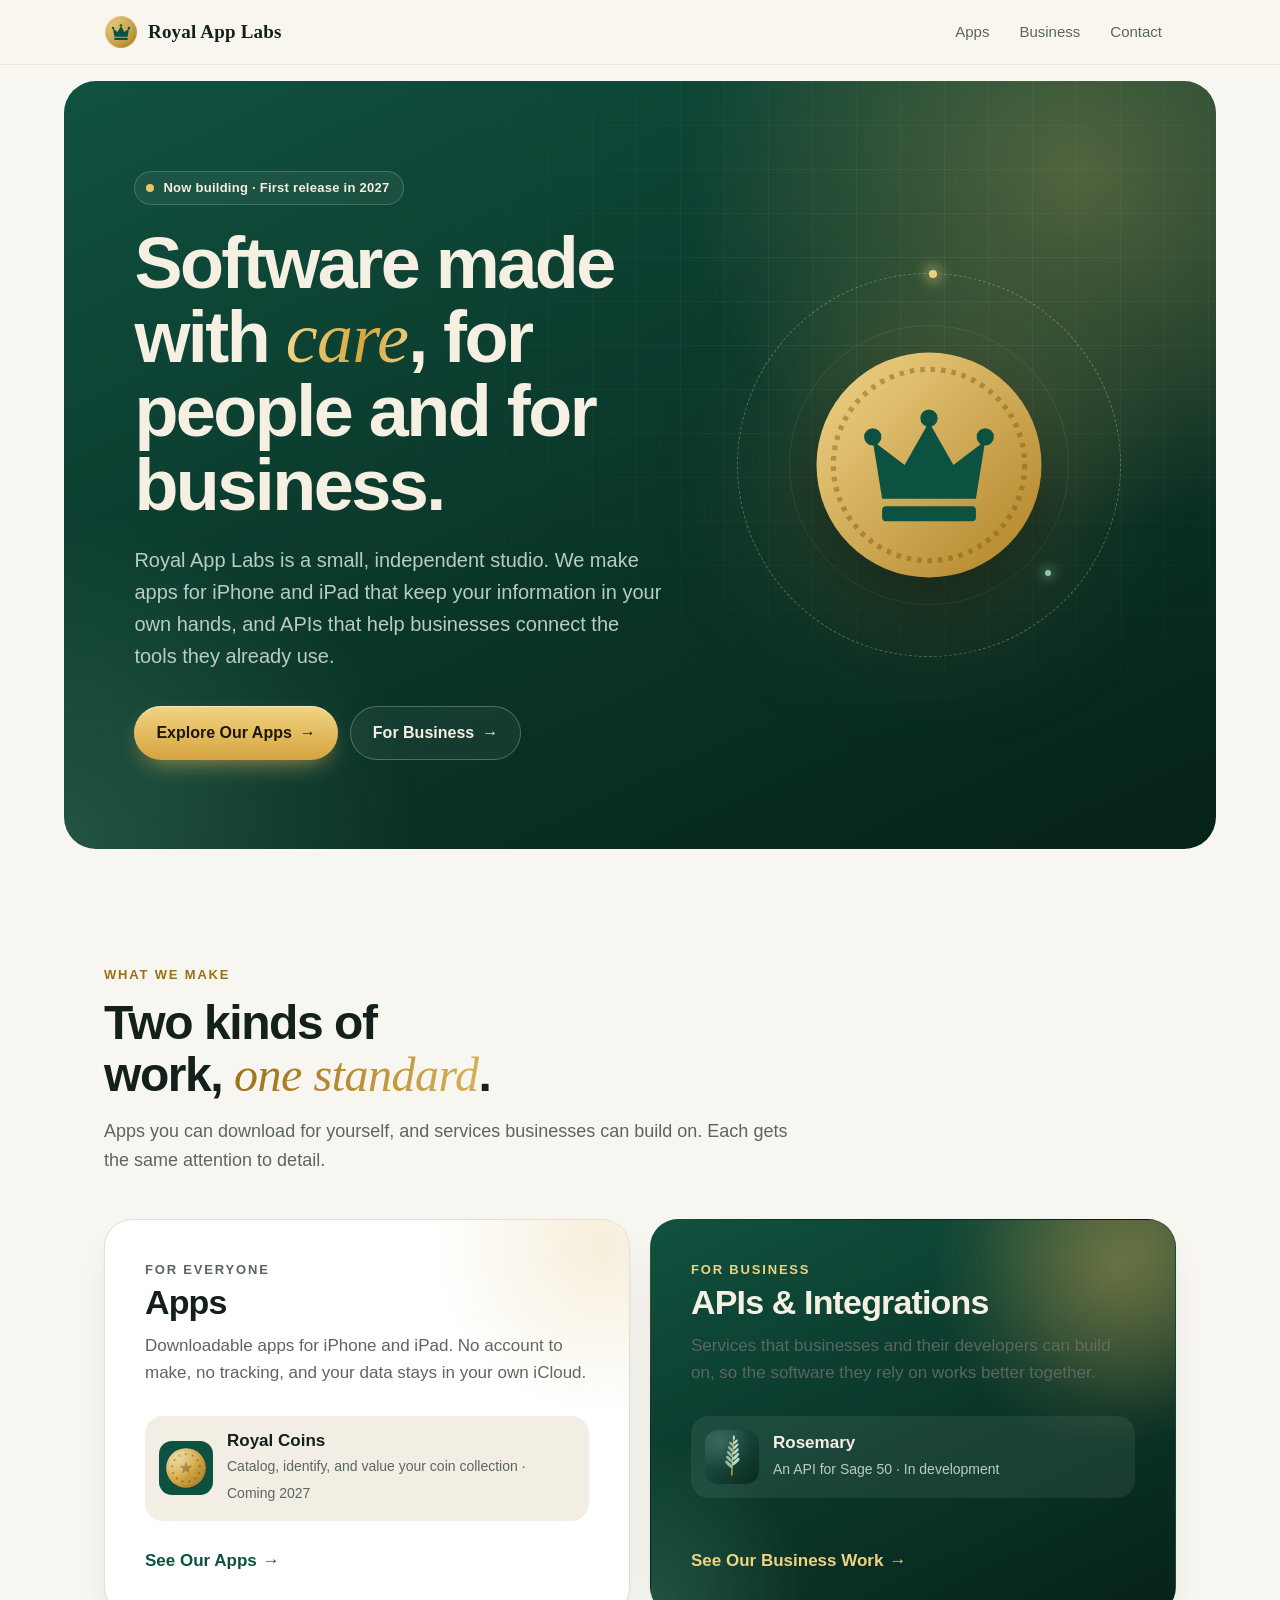
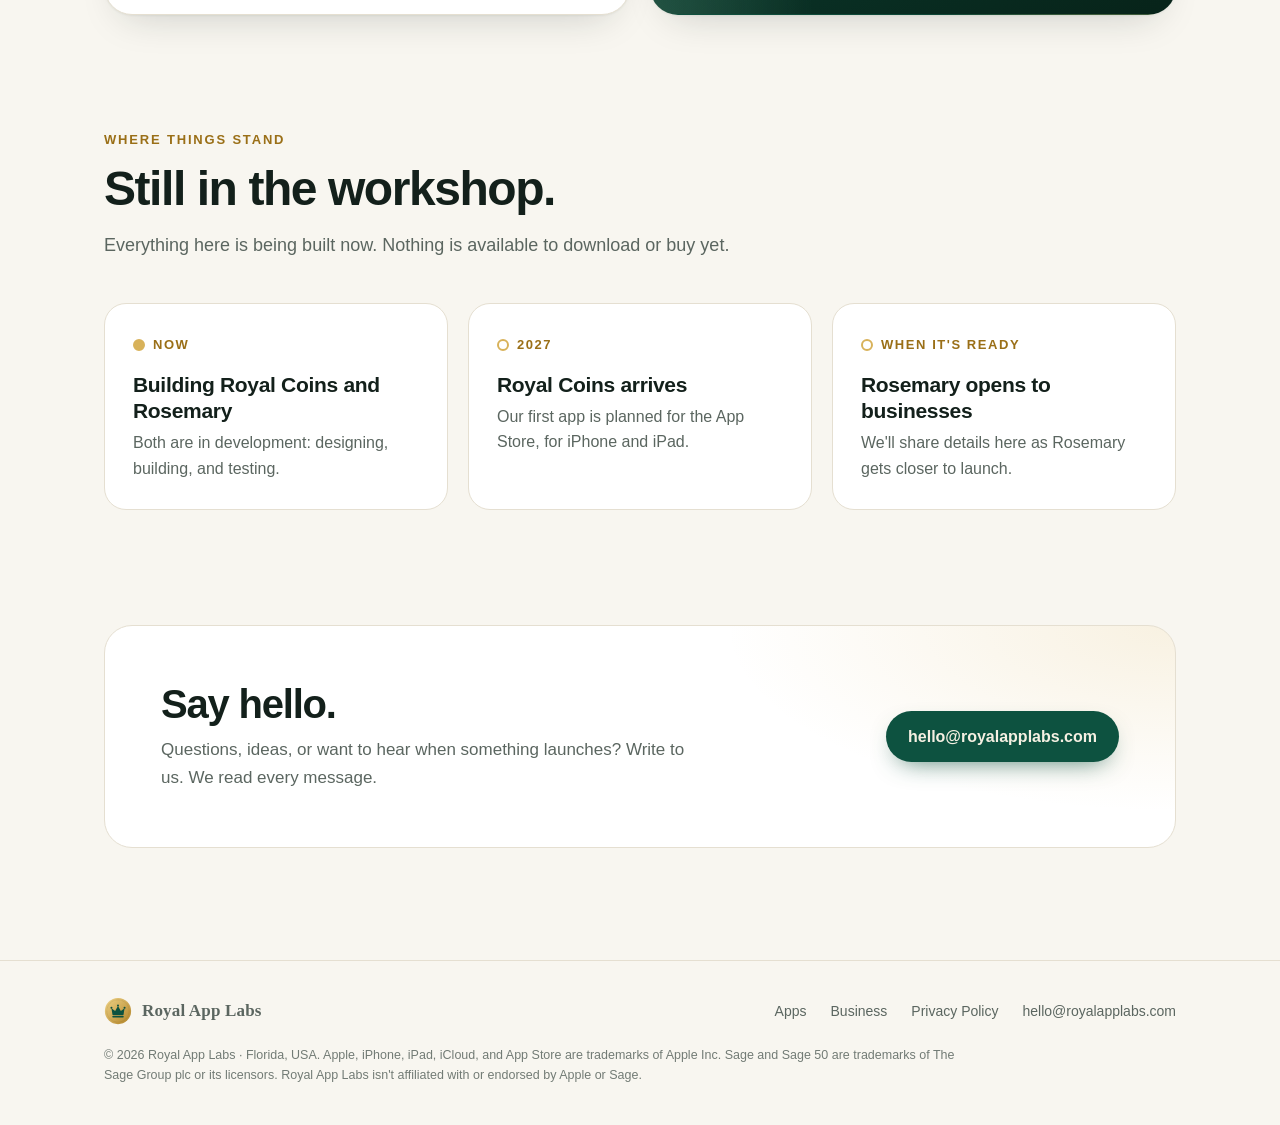
<file: index.html>
<!doctype html>
<html lang="en">
<head>
  <meta charset="utf-8">
  <meta name="viewport" content="width=device-width, initial-scale=1">
  <title>Royal App Labs</title>
  <meta name="description" content="Royal App Labs is a small, independent studio making apps for iPhone and iPad, starting with Royal Coins, and APIs for businesses, starting with Rosemary for Sage 50.">
  <meta name="theme-color" content="#0a3529">
  <link rel="icon" href="icon.svg" type="image/svg+xml">
  <link rel="stylesheet" href="style.css">
</head>
<body>
  <header class="site-head">
    <div class="wrap">
      <a class="brand" href="./">
        <img src="icon.svg" alt="" width="34" height="34">
        <span>Royal App Labs</span>
      </a>
      <nav aria-label="Main">
        <a href="apps.html">Apps</a>
        <a href="business.html">Business</a>
        <a href="#support">Contact</a>
      </nav>
    </div>
  </header>

  <main>
    <div class="shell">
      <section class="hero">
        <div>
          <span class="pill rise"><span class="dot"></span>Now building · First release in 2027</span>
          <h1 class="rise" style="--d: 0.08s">Software made with <em>care</em>, for people and for business.</h1>
          <p class="lede rise" style="--d: 0.16s">Royal App Labs is a small, independent studio. We make apps for iPhone and iPad that keep your
            information in your own hands, and APIs that help businesses connect the tools they already use.</p>
          <div class="actions rise" style="--d: 0.24s">
            <a class="btn btn-gold" href="apps.html">Explore Our Apps <span class="arrow" aria-hidden="true">→</span></a>
            <a class="btn btn-ghost" href="business.html">For Business <span class="arrow" aria-hidden="true">→</span></a>
          </div>
        </div>
        <div class="hero-art rise" style="--d: 0.2s" aria-hidden="true">
          <span class="ring ring-1"></span>
          <span class="ring ring-2"></span>
          <img class="hero-coin" src="icon.svg" alt="" width="240" height="240">
        </div>
      </section>
    </div>

    <div class="wrap">
      <section class="section" aria-labelledby="work-title">
        <p class="kicker">What We Make</p>
        <h2 class="section-title" id="work-title">Two kinds of work, <em>one standard</em>.</h2>
        <p class="section-lede">Apps you can download for yourself, and services businesses can build on. Each gets the same
          attention to detail.</p>

        <div class="doors">
          <a class="door reveal" id="coins" href="apps.html">
            <p class="kicker">For Everyone</p>
            <h3>Apps</h3>
            <p>Downloadable apps for iPhone and iPad. No account to make, no tracking, and your data stays in your own
              iCloud.</p>
            <div class="product">
              <img src="coins-icon.svg" alt="" width="54" height="54">
              <div>
                <strong>Royal Coins</strong>
                <span>Catalog, identify, and value your coin collection · Coming 2027</span>
              </div>
            </div>
            <span class="go">See Our Apps <span class="arrow" aria-hidden="true">→</span></span>
          </a>

          <a class="door door-dark reveal" href="business.html">
            <p class="kicker">For Business</p>
            <h3>APIs &amp; Integrations</h3>
            <p>Services that businesses and their developers can build on, so the software they rely on works better
              together.</p>
            <div class="product">
              <img src="rosemary-icon.svg" alt="" width="54" height="54">
              <div>
                <strong>Rosemary</strong>
                <span>An API for Sage 50 · In development</span>
              </div>
            </div>
            <span class="go">See Our Business Work <span class="arrow" aria-hidden="true">→</span></span>
          </a>
        </div>
      </section>

      <section class="section" aria-labelledby="status-title">
        <p class="kicker">Where Things Stand</p>
        <h2 class="section-title" id="status-title">Still in the workshop.</h2>
        <p class="section-lede">Everything here is being built now. Nothing is available to download or buy yet.</p>

        <ol class="timeline">
          <li class="now reveal">
            <span class="when">Now</span>
            <h3>Building Royal Coins and Rosemary</h3>
            <p>Both are in development: designing, building, and testing.</p>
          </li>
          <li class="reveal">
            <span class="when">2027</span>
            <h3>Royal Coins arrives</h3>
            <p>Our first app is planned for the App Store, for iPhone and iPad.</p>
          </li>
          <li class="reveal">
            <span class="when">When it's ready</span>
            <h3>Rosemary opens to businesses</h3>
            <p>We'll share details here as Rosemary gets closer to launch.</p>
          </li>
        </ol>
      </section>

      <section class="section" id="support" aria-labelledby="support-title">
        <div class="contact reveal">
          <div>
            <h2 id="support-title">Say hello.</h2>
            <p>Questions, ideas, or want to hear when something launches? Write to us. We read every message.</p>
          </div>
          <a class="btn btn-solid" href="mailto:hello@royalapplabs.com">hello@royalapplabs.com</a>
        </div>
      </section>
    </div>
  </main>

  <footer class="site-foot">
    <div class="wrap">
      <div class="foot-top">
        <a class="brand" href="./"><img src="icon.svg" alt="" width="28" height="28"><span>Royal App Labs</span></a>
        <nav aria-label="Footer">
          <a href="apps.html">Apps</a>
          <a href="business.html">Business</a>
          <a href="privacy.html">Privacy Policy</a>
          <a href="mailto:hello@royalapplabs.com">hello@royalapplabs.com</a>
        </nav>
      </div>
      <p class="legal">© 2026 Royal App Labs · Florida, USA. Apple, iPhone, iPad, iCloud, and App Store are trademarks of
        Apple Inc. Sage and Sage 50 are trademarks of The Sage Group plc or its licensors. Royal App Labs isn't
        affiliated with or endorsed by Apple or Sage.</p>
    </div>
  </footer>
</body>
</html>
</file>
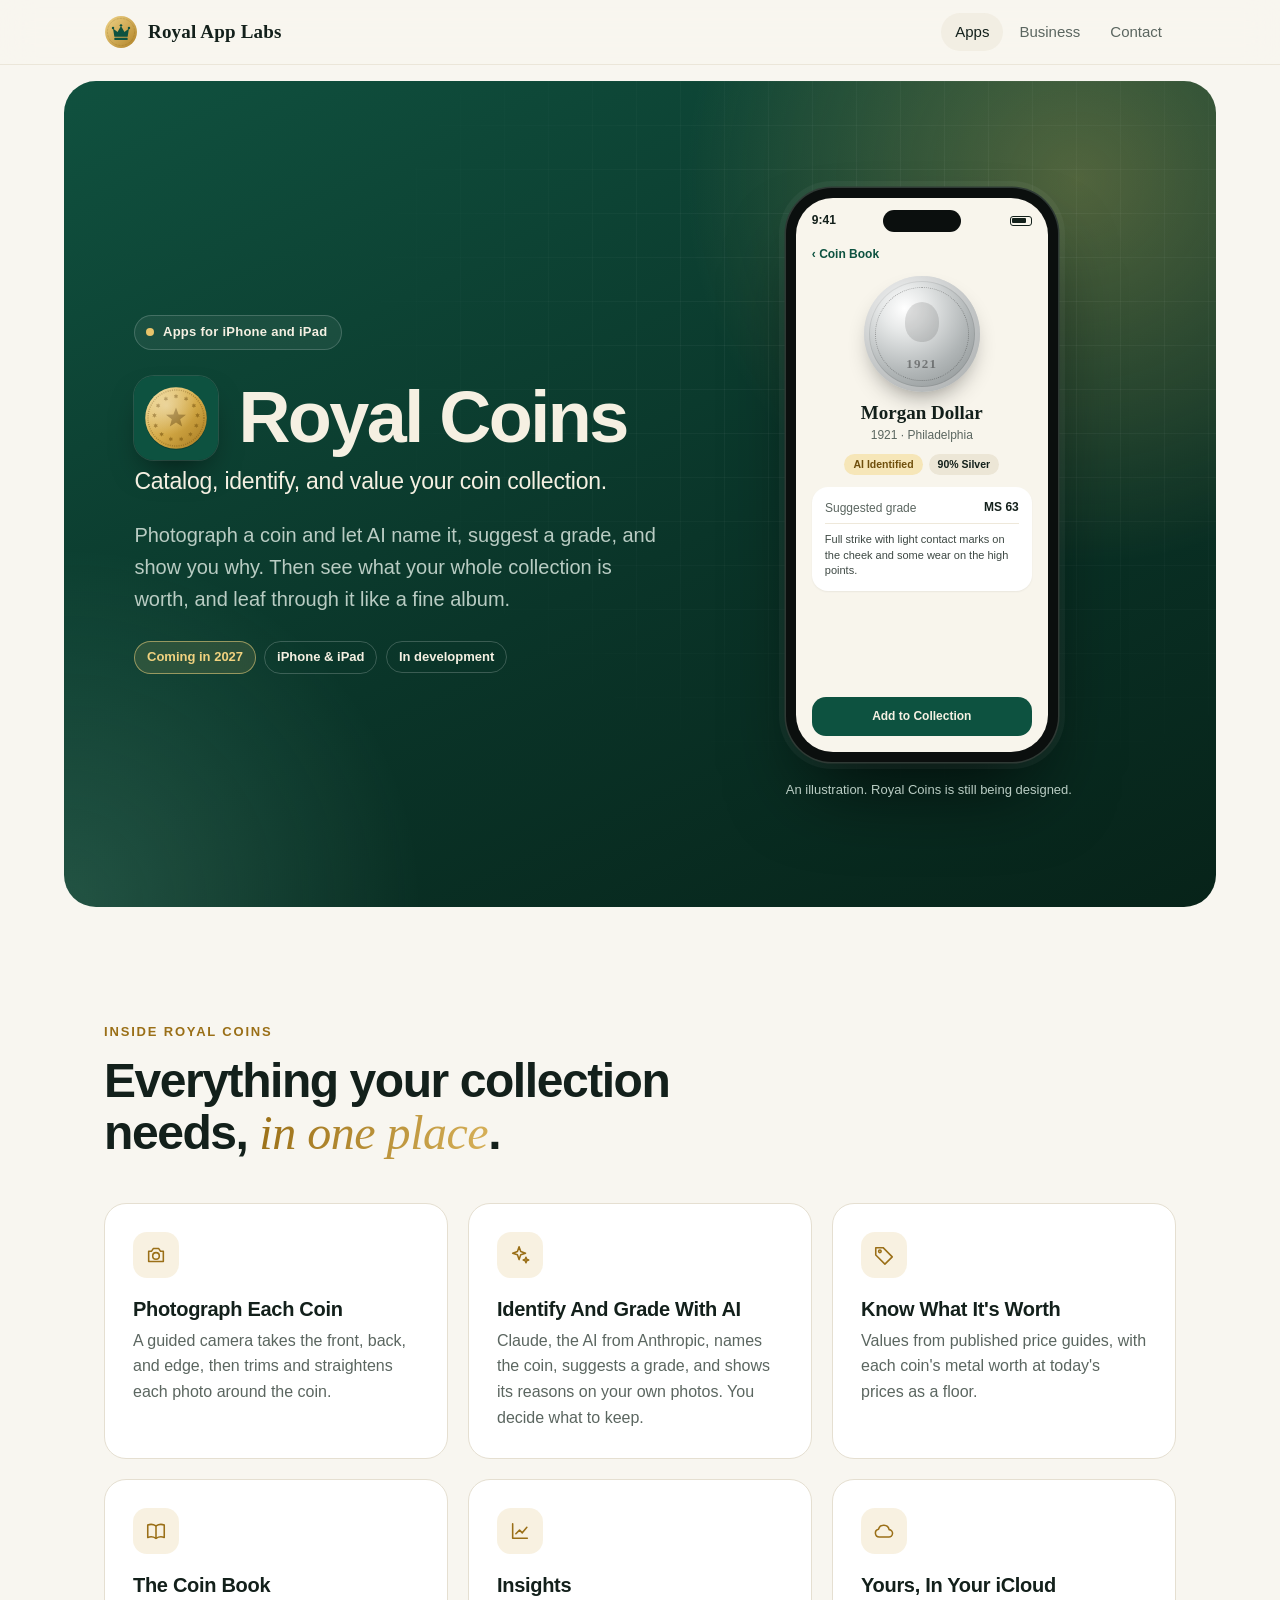
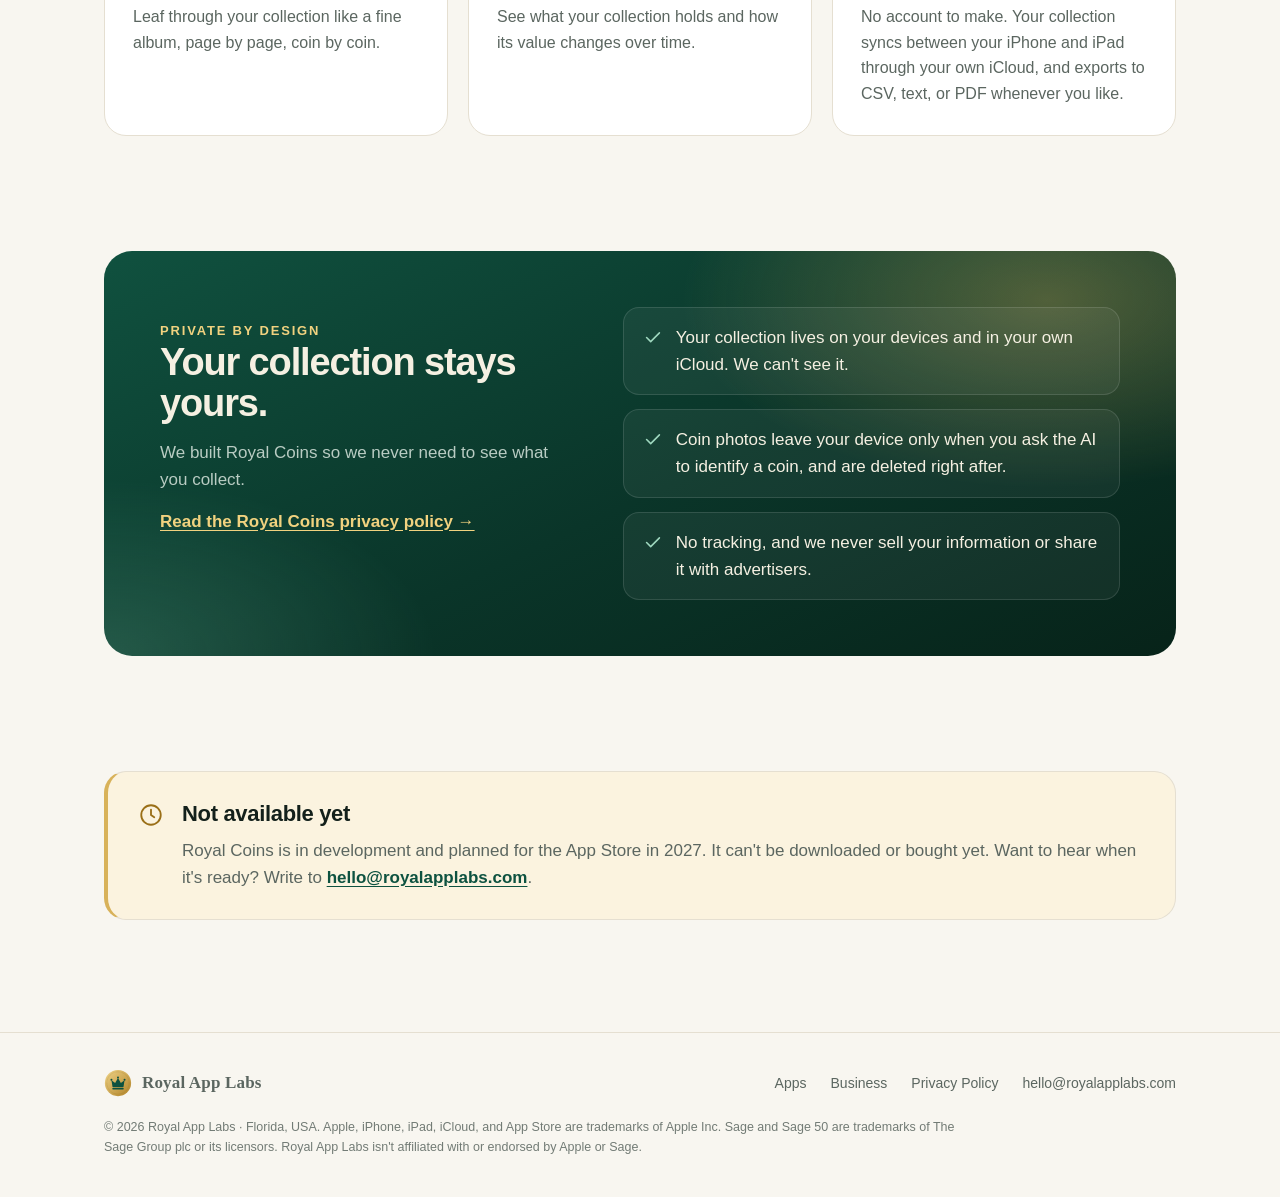
<file: apps.html>
<!doctype html>
<html lang="en">
<head>
  <meta charset="utf-8">
  <meta name="viewport" content="width=device-width, initial-scale=1">
  <title>Apps · Royal App Labs</title>
  <meta name="description" content="Royal Coins, from Royal App Labs: catalog, identify, and value your coin collection on iPhone and iPad. Coming in 2027.">
  <meta name="theme-color" content="#0a3529">
  <link rel="icon" href="icon.svg" type="image/svg+xml">
  <link rel="stylesheet" href="style.css">
</head>
<body>
  <header class="site-head">
    <div class="wrap">
      <a class="brand" href="./">
        <img src="icon.svg" alt="" width="34" height="34">
        <span>Royal App Labs</span>
      </a>
      <nav aria-label="Main">
        <a href="apps.html" aria-current="page">Apps</a>
        <a href="business.html">Business</a>
        <a href="./#support">Contact</a>
      </nav>
    </div>
  </header>

  <main>
    <div class="shell">
      <section class="hero" id="royal-coins" aria-labelledby="coins-title">
        <div>
          <span class="pill rise"><span class="dot"></span>Apps for iPhone and iPad</span>
          <div class="product-id rise" style="--d: 0.08s">
            <img src="coins-icon.svg" alt="" width="84" height="84">
            <h1 id="coins-title">Royal Coins</h1>
          </div>
          <p class="tagline rise" style="--d: 0.14s">Catalog, identify, and value your coin collection.</p>
          <p class="lede rise" style="--d: 0.2s">Photograph a coin and let AI name it, suggest a grade, and show you why. Then
            see what your whole collection is worth, and leaf through it like a fine album.</p>
          <div class="chips rise" style="--d: 0.26s">
            <span class="chip chip-gold">Coming in 2027</span>
            <span class="chip">iPhone &amp; iPad</span>
            <span class="chip">In development</span>
          </div>
        </div>

        <figure class="device rise" style="--d: 0.2s">
          <div class="phone" aria-hidden="true">
            <div class="screen">
              <div class="sb"><span>9:41</span><i class="island"></i><i class="sig"></i></div>
              <div class="m-nav">‹ Coin Book</div>
              <div class="m-coin"><i></i><span>1921</span></div>
              <p class="m-title">Morgan Dollar</p>
              <p class="m-sub">1921 · Philadelphia</p>
              <div class="m-chips"><span class="ai">AI Identified</span><span>90% Silver</span></div>
              <div class="m-card">
                <div class="m-row"><span>Suggested grade</span><span>MS 63</span></div>
                <p class="m-why">Full strike with light contact marks on the cheek and some wear on the high points.</p>
              </div>
              <div class="m-btn">Add to Collection</div>
            </div>
          </div>
          <figcaption class="caption">An illustration. Royal Coins is still being designed.</figcaption>
        </figure>
      </section>
    </div>

    <div class="wrap">
      <section class="section" aria-labelledby="features-title">
        <p class="kicker">Inside Royal Coins</p>
        <h2 class="section-title" id="features-title">Everything your collection needs, <em>in one place</em>.</h2>

        <ul class="cards">
          <li class="card reveal">
            <span class="badge-ico"><svg class="ico" viewBox="0 0 24 24" aria-hidden="true"><path d="M4 8h3l2-3h6l2 3h3v11H4z"/><circle cx="12" cy="13" r="3.6"/></svg></span>
            <h3>Photograph Each Coin</h3>
            <p>A guided camera takes the front, back, and edge, then trims and straightens each photo around the coin.</p>
          </li>
          <li class="card reveal">
            <span class="badge-ico"><svg class="ico" viewBox="0 0 24 24" aria-hidden="true"><path d="M11 3l1.8 5.2L18 10l-5.2 1.8L11 17l-1.8-5.2L4 10l5.2-1.8z"/><path d="M18.5 14.5l.8 2.2 2.2.8-2.2.8-.8 2.2-.8-2.2-2.2-.8 2.2-.8z"/></svg></span>
            <h3>Identify And Grade With AI</h3>
            <p>Claude, the AI from Anthropic, names the coin, suggests a grade, and shows its reasons on your own photos.
              You decide what to keep.</p>
          </li>
          <li class="card reveal">
            <span class="badge-ico"><svg class="ico" viewBox="0 0 24 24" aria-hidden="true"><path d="M3 12V4h8l10 10-8 8z"/><circle cx="7.5" cy="8" r="1.4"/></svg></span>
            <h3>Know What It's Worth</h3>
            <p>Values from published price guides, with each coin's metal worth at today's prices as a floor.</p>
          </li>
          <li class="card reveal">
            <span class="badge-ico"><svg class="ico" viewBox="0 0 24 24" aria-hidden="true"><path d="M3 5.5c3-1.2 6-1 9 1 3-2 6-2.2 9-1V19c-3-1.2-6-1-9 1-3-2-6-2.2-9-1z"/><path d="M12 6.5V20"/></svg></span>
            <h3>The Coin Book</h3>
            <p>Leaf through your collection like a fine album, page by page, coin by coin.</p>
          </li>
          <li class="card reveal">
            <span class="badge-ico"><svg class="ico" viewBox="0 0 24 24" aria-hidden="true"><path d="M4 4v16h16"/><path d="M7.5 15l4-4 3 3 5-6"/></svg></span>
            <h3>Insights</h3>
            <p>See what your collection holds and how its value changes over time.</p>
          </li>
          <li class="card reveal">
            <span class="badge-ico"><svg class="ico" viewBox="0 0 24 24" aria-hidden="true"><path d="M7 18.5h10a4 4 0 0 0 .6-8A6 6 0 0 0 6 10a4.3 4.3 0 0 0 1 8.5z"/></svg></span>
            <h3>Yours, In Your iCloud</h3>
            <p>No account to make. Your collection syncs between your iPhone and iPad through your own iCloud, and
              exports to CSV, text, or PDF whenever you like.</p>
          </li>
        </ul>
      </section>

      <section class="section" aria-labelledby="privacy-title">
        <div class="band reveal">
          <div>
            <p class="kicker">Private By Design</p>
            <h2 id="privacy-title">Your collection stays yours.</h2>
            <p>We built Royal Coins so we never need to see what you collect.</p>
            <p><a href="privacy.html">Read the Royal Coins privacy policy →</a></p>
          </div>
          <ul class="checks">
            <li><svg class="ico" viewBox="0 0 24 24" aria-hidden="true"><path d="M5 12.5l4.5 4.5L19 7.5"/></svg>Your collection lives on your devices and in your own iCloud. We can't see it.</li>
            <li><svg class="ico" viewBox="0 0 24 24" aria-hidden="true"><path d="M5 12.5l4.5 4.5L19 7.5"/></svg>Coin photos leave your device only when you ask the AI to identify a coin, and are deleted right after.</li>
            <li><svg class="ico" viewBox="0 0 24 24" aria-hidden="true"><path d="M5 12.5l4.5 4.5L19 7.5"/></svg>No tracking, and we never sell your information or share it with advertisers.</li>
          </ul>
        </div>
      </section>

      <section class="section" aria-labelledby="avail-title">
        <div class="status reveal">
          <svg class="ico" viewBox="0 0 24 24" aria-hidden="true"><circle cx="12" cy="12" r="9"/><path d="M12 7v5l3 2"/></svg>
          <div>
            <h2 id="avail-title">Not available yet</h2>
            <p>Royal Coins is in development and planned for the App Store in 2027. It can't be downloaded or bought yet.
              Want to hear when it's ready? Write to <a href="mailto:hello@royalapplabs.com">hello@royalapplabs.com</a>.</p>
          </div>
        </div>
      </section>
    </div>
  </main>

  <footer class="site-foot">
    <div class="wrap">
      <div class="foot-top">
        <a class="brand" href="./"><img src="icon.svg" alt="" width="28" height="28"><span>Royal App Labs</span></a>
        <nav aria-label="Footer">
          <a href="apps.html">Apps</a>
          <a href="business.html">Business</a>
          <a href="privacy.html">Privacy Policy</a>
          <a href="mailto:hello@royalapplabs.com">hello@royalapplabs.com</a>
        </nav>
      </div>
      <p class="legal">© 2026 Royal App Labs · Florida, USA. Apple, iPhone, iPad, iCloud, and App Store are trademarks of
        Apple Inc. Sage and Sage 50 are trademarks of The Sage Group plc or its licensors. Royal App Labs isn't
        affiliated with or endorsed by Apple or Sage.</p>
    </div>
  </footer>
</body>
</html>
</file>
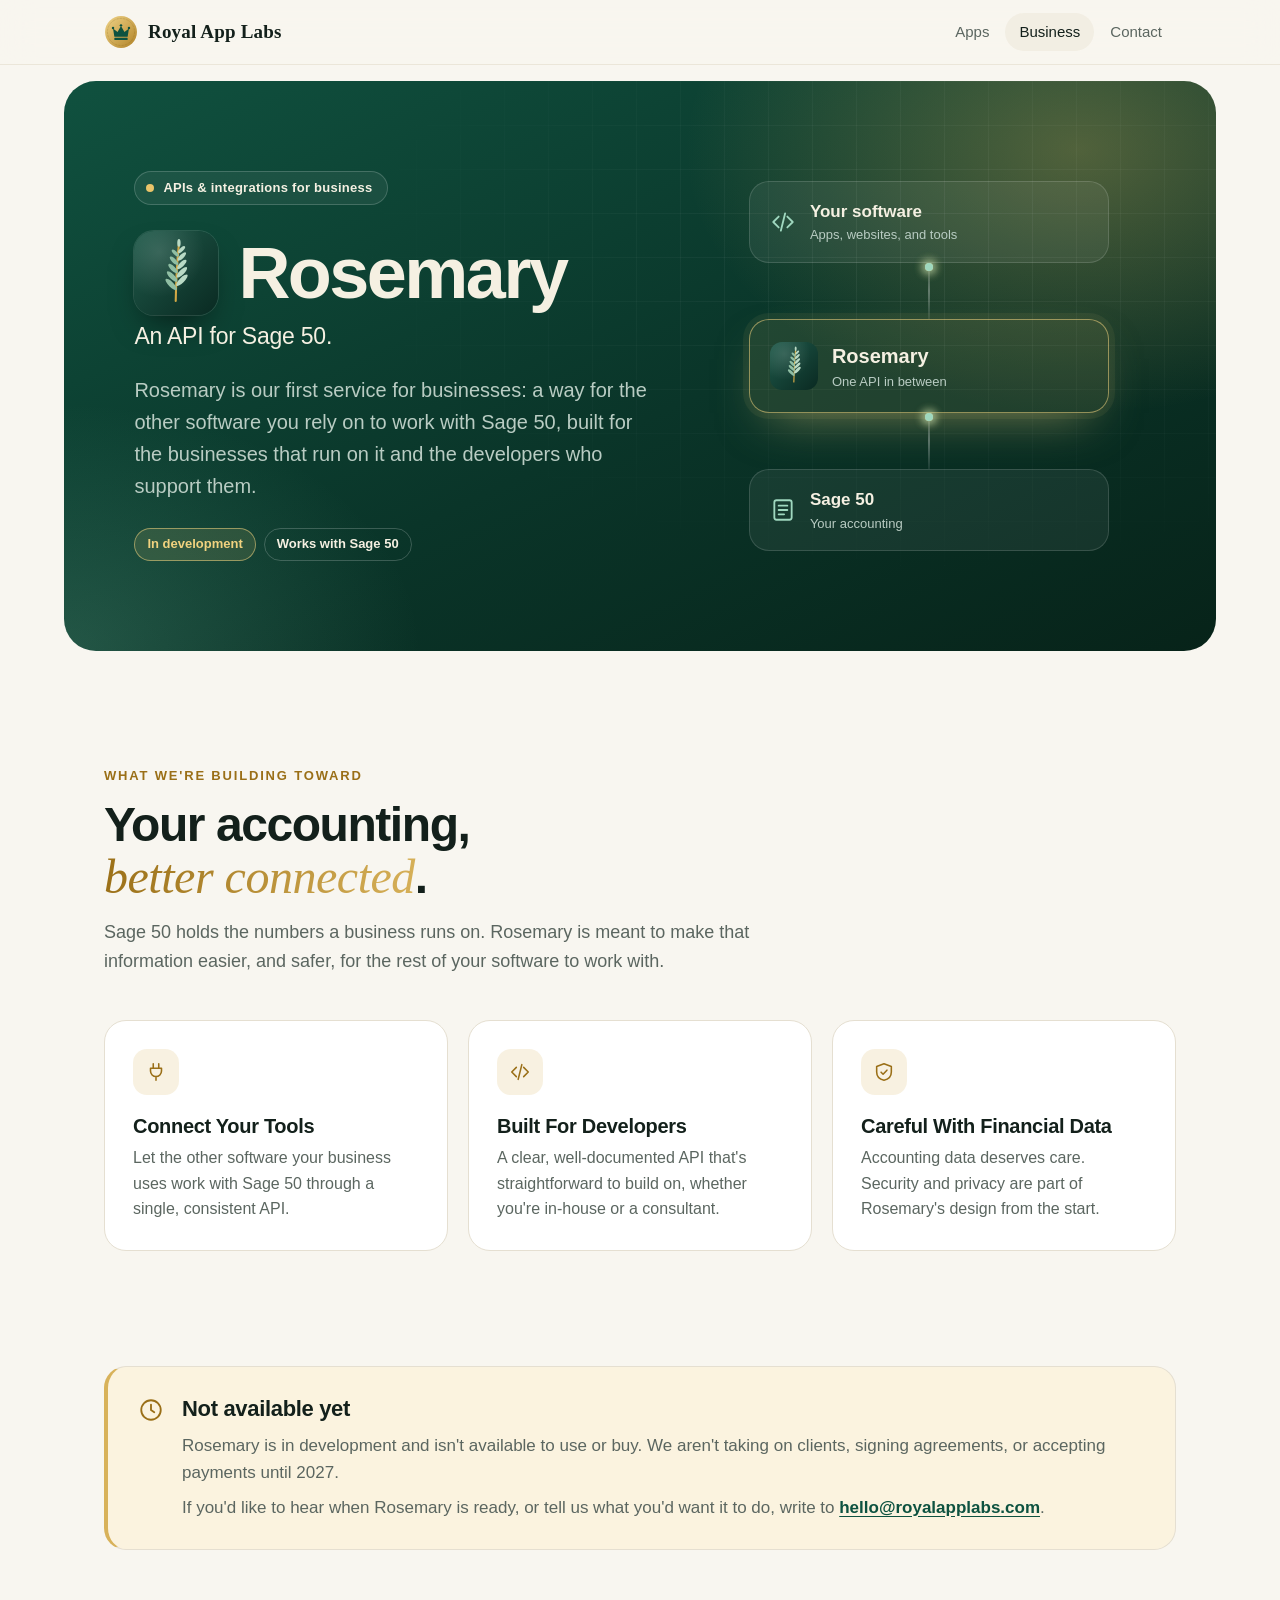
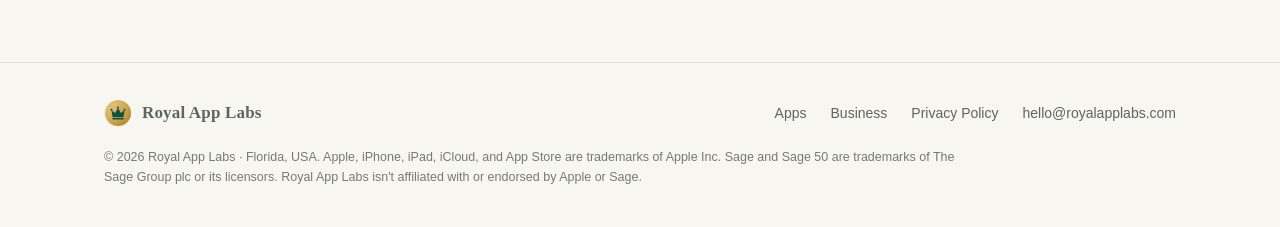
<file: business.html>
<!doctype html>
<html lang="en">
<head>
  <meta charset="utf-8">
  <meta name="viewport" content="width=device-width, initial-scale=1">
  <title>Business · Royal App Labs</title>
  <meta name="description" content="APIs and integrations from Royal App Labs, starting with Rosemary, an API for Sage 50. In development.">
  <meta name="theme-color" content="#0a3529">
  <link rel="icon" href="icon.svg" type="image/svg+xml">
  <link rel="stylesheet" href="style.css">
</head>
<body>
  <header class="site-head">
    <div class="wrap">
      <a class="brand" href="./">
        <img src="icon.svg" alt="" width="34" height="34">
        <span>Royal App Labs</span>
      </a>
      <nav aria-label="Main">
        <a href="apps.html">Apps</a>
        <a href="business.html" aria-current="page">Business</a>
        <a href="./#support">Contact</a>
      </nav>
    </div>
  </header>

  <main>
    <div class="shell">
      <section class="hero" id="rosemary" aria-labelledby="rosemary-title">
        <div>
          <span class="pill rise"><span class="dot"></span>APIs &amp; integrations for business</span>
          <div class="product-id rise" style="--d: 0.08s">
            <img src="rosemary-icon.svg" alt="" width="84" height="84">
            <h1 id="rosemary-title">Rosemary</h1>
          </div>
          <p class="tagline rise" style="--d: 0.14s">An API for Sage 50.</p>
          <p class="lede rise" style="--d: 0.2s">Rosemary is our first service for businesses: a way for the other software you
            rely on to work with Sage 50, built for the businesses that run on it and the developers who support them.</p>
          <div class="chips rise" style="--d: 0.26s">
            <span class="chip chip-gold">In development</span>
            <span class="chip">Works with Sage 50</span>
          </div>
        </div>

        <figure class="flow rise" style="--d: 0.2s" role="img" aria-label="Your software connects to Rosemary, and Rosemary connects to Sage 50.">
          <div class="node">
            <svg class="ico" viewBox="0 0 24 24" aria-hidden="true"><path d="M8 7l-5 5 5 5M16 7l5 5-5 5M14 4l-4 16"/></svg>
            <div><strong>Your software</strong><small>Apps, websites, and tools</small></div>
          </div>
          <span class="link"></span>
          <div class="node node-core">
            <img src="rosemary-icon.svg" alt="" width="48" height="48">
            <div><strong>Rosemary</strong><small>One API in between</small></div>
          </div>
          <span class="link"></span>
          <div class="node">
            <svg class="ico" viewBox="0 0 24 24" aria-hidden="true"><rect x="4" y="3" width="16" height="18" rx="2"/><path d="M8 8h8M8 12h8M8 16h5"/></svg>
            <div><strong>Sage 50</strong><small>Your accounting</small></div>
          </div>
        </figure>
      </section>
    </div>

    <div class="wrap">
      <section class="section" aria-labelledby="aims-title">
        <p class="kicker">What We're Building Toward</p>
        <h2 class="section-title" id="aims-title">Your accounting, <em>better connected</em>.</h2>
        <p class="section-lede">Sage 50 holds the numbers a business runs on. Rosemary is meant to make that information
          easier, and safer, for the rest of your software to work with.</p>

        <ul class="cards">
          <li class="card reveal">
            <span class="badge-ico"><svg class="ico" viewBox="0 0 24 24" aria-hidden="true"><path d="M9 3v5M15 3v5M6 8h12v3a6 6 0 0 1-12 0zM12 17v4"/></svg></span>
            <h3>Connect Your Tools</h3>
            <p>Let the other software your business uses work with Sage 50 through a single, consistent API.</p>
          </li>
          <li class="card reveal">
            <span class="badge-ico"><svg class="ico" viewBox="0 0 24 24" aria-hidden="true"><path d="M8 7l-5 5 5 5M16 7l5 5-5 5M14 4l-4 16"/></svg></span>
            <h3>Built For Developers</h3>
            <p>A clear, well-documented API that's straightforward to build on, whether you're in-house or a consultant.</p>
          </li>
          <li class="card reveal">
            <span class="badge-ico"><svg class="ico" viewBox="0 0 24 24" aria-hidden="true"><path d="M12 3l8 3v6c0 4.8-3.4 8-8 9-4.6-1-8-4.2-8-9V6z"/><path d="M8.8 12.2l2.2 2.2 4.2-4.4"/></svg></span>
            <h3>Careful With Financial Data</h3>
            <p>Accounting data deserves care. Security and privacy are part of Rosemary's design from the start.</p>
          </li>
        </ul>
      </section>

      <section class="section" aria-labelledby="avail-title">
        <div class="status reveal">
          <svg class="ico" viewBox="0 0 24 24" aria-hidden="true"><circle cx="12" cy="12" r="9"/><path d="M12 7v5l3 2"/></svg>
          <div>
            <h2 id="avail-title">Not available yet</h2>
            <p>Rosemary is in development and isn't available to use or buy. We aren't taking on clients, signing
              agreements, or accepting payments until 2027.</p>
            <p>If you'd like to hear when Rosemary is ready, or tell us what you'd want it to do, write to
              <a href="mailto:hello@royalapplabs.com">hello@royalapplabs.com</a>.</p>
          </div>
        </div>
      </section>
    </div>
  </main>

  <footer class="site-foot">
    <div class="wrap">
      <div class="foot-top">
        <a class="brand" href="./"><img src="icon.svg" alt="" width="28" height="28"><span>Royal App Labs</span></a>
        <nav aria-label="Footer">
          <a href="apps.html">Apps</a>
          <a href="business.html">Business</a>
          <a href="privacy.html">Privacy Policy</a>
          <a href="mailto:hello@royalapplabs.com">hello@royalapplabs.com</a>
        </nav>
      </div>
      <p class="legal">© 2026 Royal App Labs · Florida, USA. Apple, iPhone, iPad, iCloud, and App Store are trademarks of
        Apple Inc. Sage and Sage 50 are trademarks of The Sage Group plc or its licensors. Royal App Labs isn't
        affiliated with or endorsed by Apple or Sage.</p>
    </div>
  </footer>
</body>
</html>
</file>
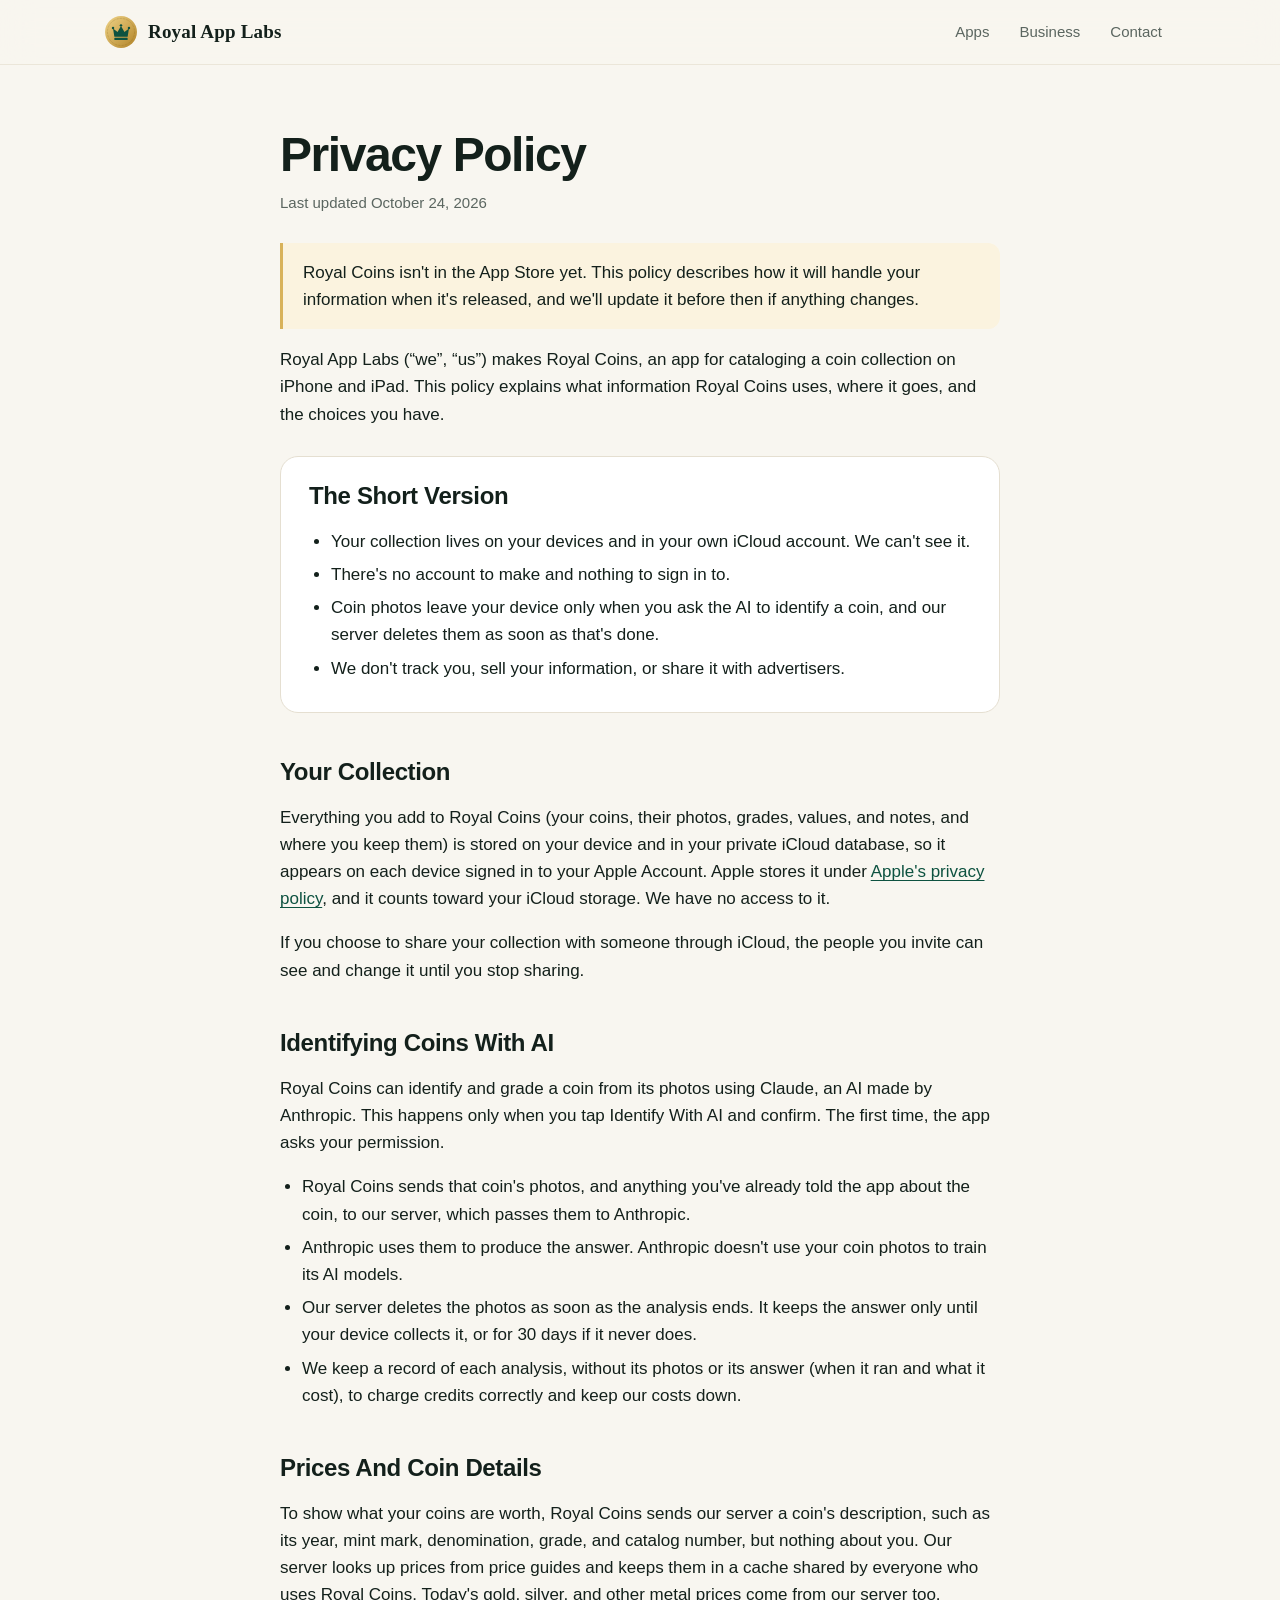
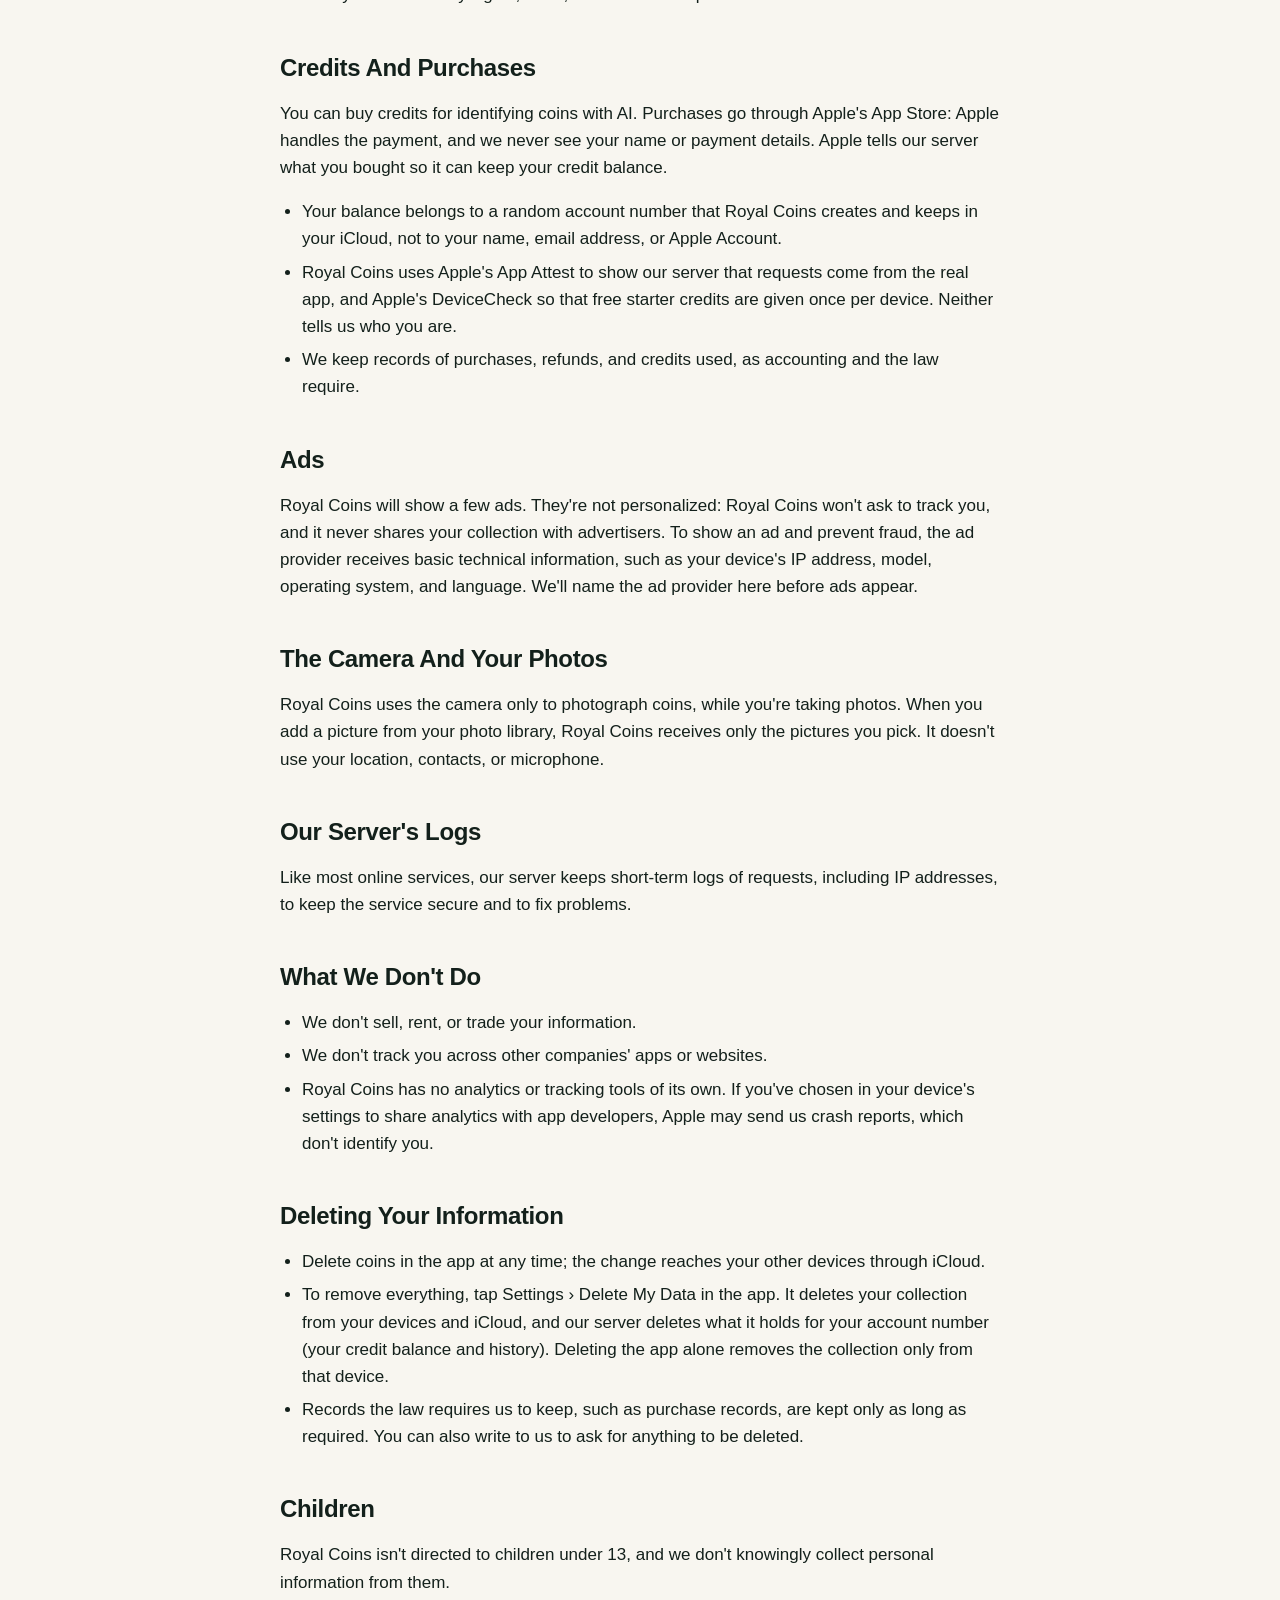
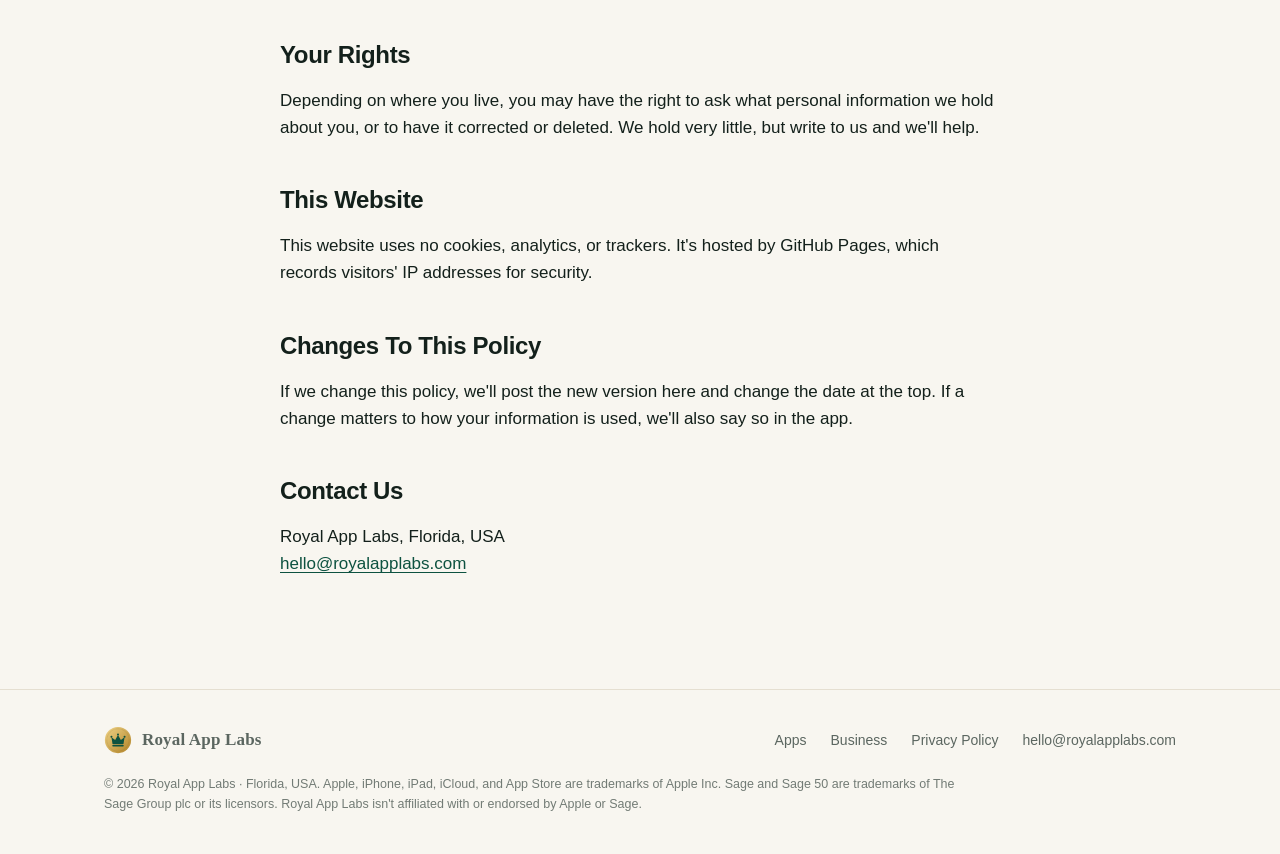
<file: privacy.html>
<!doctype html>
<html lang="en">
<head>
  <meta charset="utf-8">
  <meta name="viewport" content="width=device-width, initial-scale=1">
  <title>Privacy Policy · Royal App Labs</title>
  <meta name="description" content="How the Royal Coins app by Royal App Labs handles your information.">
  <meta name="theme-color" content="#0a3529">
  <link rel="icon" href="icon.svg" type="image/svg+xml">
  <link rel="stylesheet" href="style.css">
</head>
<body>
  <header class="site-head">
    <div class="wrap">
      <a class="brand" href="./">
        <img src="icon.svg" alt="" width="34" height="34">
        <span>Royal App Labs</span>
      </a>
      <nav aria-label="Main">
        <a href="apps.html">Apps</a>
        <a href="business.html">Business</a>
        <a href="./#support">Contact</a>
      </nav>
    </div>
  </header>

  <main class="wrap narrow doc">
    <h1>Privacy Policy</h1>
    <p class="updated">Last updated October 24, 2026</p>

    <div class="note">
      <p>Royal Coins isn't in the App Store yet. This policy describes how it will handle your information when it's
        released, and we'll update it before then if anything changes.</p>
    </div>

    <p>Royal App Labs (“we”, “us”) makes Royal Coins, an app for cataloging a coin collection on iPhone and iPad. This policy
      explains what information Royal Coins uses, where it goes, and the choices you have.</p>

    <section class="short">
      <h2>The Short Version</h2>
      <ul>
        <li>Your collection lives on your devices and in your own iCloud account. We can't see it.</li>
        <li>There's no account to make and nothing to sign in to.</li>
        <li>Coin photos leave your device only when you ask the AI to identify a coin, and our server deletes them as
          soon as that's done.</li>
        <li>We don't track you, sell your information, or share it with advertisers.</li>
      </ul>
    </section>

    <h2>Your Collection</h2>
    <p>Everything you add to Royal Coins (your coins, their photos, grades, values, and notes, and where you keep them) is
      stored on your device and in your private iCloud database, so it appears on each device signed in to your Apple
      Account. Apple stores it under <a href="https://www.apple.com/legal/privacy/">Apple's privacy policy</a>, and it
      counts toward your iCloud storage. We have no access to it.</p>
    <p>If you choose to share your collection with someone through iCloud, the people you invite can see and change it
      until you stop sharing.</p>

    <h2>Identifying Coins With AI</h2>
    <p>Royal Coins can identify and grade a coin from its photos using Claude, an AI made by Anthropic. This happens only when
      you tap Identify With AI and confirm. The first time, the app asks your permission.</p>
    <ul>
      <li>Royal Coins sends that coin's photos, and anything you've already told the app about the coin, to our server, which
        passes them to Anthropic.</li>
      <li>Anthropic uses them to produce the answer. Anthropic doesn't use your coin photos to train its AI
        models.</li>
      <li>Our server deletes the photos as soon as the analysis ends. It keeps the answer only until your device
        collects it, or for 30 days if it never does.</li>
      <li>We keep a record of each analysis, without its photos or its answer (when it ran and what it cost), to charge
        credits correctly and keep our costs down.</li>
    </ul>

    <h2>Prices And Coin Details</h2>
    <p>To show what your coins are worth, Royal Coins sends our server a coin's description, such as its year, mint mark,
      denomination, grade, and catalog number, but nothing about you. Our server looks up prices from price guides and
      keeps them in a cache shared by everyone who uses Royal Coins. Today's gold, silver, and other metal prices come from
      our server too.</p>

    <h2>Credits And Purchases</h2>
    <p>You can buy credits for identifying coins with AI. Purchases go through Apple's App Store: Apple handles the
      payment, and we never see your name or payment details. Apple tells our server what you bought so it can keep
      your credit balance.</p>
    <ul>
      <li>Your balance belongs to a random account number that Royal Coins creates and keeps in your iCloud, not to your
        name, email address, or Apple Account.</li>
      <li>Royal Coins uses Apple's App Attest to show our server that requests come from the real app, and Apple's
        DeviceCheck so that free starter credits are given once per device. Neither tells us who you are.</li>
      <li>We keep records of purchases, refunds, and credits used, as accounting and the law require.</li>
    </ul>

    <h2>Ads</h2>
    <p>Royal Coins will show a few ads. They're not personalized: Royal Coins won't ask to track you, and it never shares your
      collection with advertisers. To show an ad and prevent fraud, the ad provider receives basic technical
      information, such as your device's IP address, model, operating system, and language. We'll name the ad provider
      here before ads appear.</p>

    <h2>The Camera And Your Photos</h2>
    <p>Royal Coins uses the camera only to photograph coins, while you're taking photos. When you add a picture from your
      photo library, Royal Coins receives only the pictures you pick. It doesn't use your location, contacts, or
      microphone.</p>

    <h2>Our Server's Logs</h2>
    <p>Like most online services, our server keeps short-term logs of requests, including IP addresses, to keep the
      service secure and to fix problems.</p>

    <h2>What We Don't Do</h2>
    <ul>
      <li>We don't sell, rent, or trade your information.</li>
      <li>We don't track you across other companies' apps or websites.</li>
      <li>Royal Coins has no analytics or tracking tools of its own. If you've chosen in your device's settings to share
        analytics with app developers, Apple may send us crash reports, which don't identify you.</li>
    </ul>

    <h2>Deleting Your Information</h2>
    <ul>
      <li>Delete coins in the app at any time; the change reaches your other devices through iCloud.</li>
      <li>To remove everything, tap Settings › Delete My Data in the app. It deletes your collection from your devices
        and iCloud, and our server deletes what it holds for your account number (your credit balance and history).
        Deleting the app alone removes the collection only from that device.</li>
      <li>Records the law requires us to keep, such as purchase records, are kept only as long as required. You can also
        write to us to ask for anything to be deleted.</li>
    </ul>

    <h2>Children</h2>
    <p>Royal Coins isn't directed to children under 13, and we don't knowingly collect personal information from them.</p>

    <h2>Your Rights</h2>
    <p>Depending on where you live, you may have the right to ask what personal information we hold about you, or to
      have it corrected or deleted. We hold very little, but write to us and we'll help.</p>

    <h2>This Website</h2>
    <p>This website uses no cookies, analytics, or trackers. It's hosted by GitHub Pages, which records visitors' IP
      addresses for security.</p>

    <h2>Changes To This Policy</h2>
    <p>If we change this policy, we'll post the new version here and change the date at the top. If a change matters to
      how your information is used, we'll also say so in the app.</p>

    <h2>Contact Us</h2>
    <p>Royal App Labs, Florida, USA<br>
      <a href="mailto:hello@royalapplabs.com">hello@royalapplabs.com</a></p>
  </main>

  <footer class="site-foot">
    <div class="wrap">
      <div class="foot-top">
        <a class="brand" href="./"><img src="icon.svg" alt="" width="28" height="28"><span>Royal App Labs</span></a>
        <nav aria-label="Footer">
          <a href="apps.html">Apps</a>
          <a href="business.html">Business</a>
          <a href="privacy.html">Privacy Policy</a>
          <a href="mailto:hello@royalapplabs.com">hello@royalapplabs.com</a>
        </nav>
      </div>
      <p class="legal">© 2026 Royal App Labs · Florida, USA. Apple, iPhone, iPad, iCloud, and App Store are trademarks of
        Apple Inc. Sage and Sage 50 are trademarks of The Sage Group plc or its licensors. Royal App Labs isn't
        affiliated with or endorsed by Apple or Sage.</p>
    </div>
  </footer>
</body>
</html>
</file>
<file: style.css>
/* Royal App Labs: one stylesheet for every page. No web fonts, scripts, or trackers: the pages load nothing from
   anywhere else. Motion is CSS only and switches off for people who ask for reduced motion. */

:root {
  --bg: #f8f6f0;
  --surface: #ffffff;
  --surface-2: #f2eee3;
  --ink: #13201b;
  --muted: #5b6660;
  --line: #e5dfd1;
  --green: #0d5240;
  --green-ink: #0d5240;
  --gold: #9a6f17;
  --gold-soft: #d8b25a;
  --note: #fbf3df;
  --shadow: 0 1px 2px rgba(19, 32, 27, 0.05), 0 18px 40px -20px rgba(19, 32, 27, 0.22);
  --hero-ink: #f5f0e2;
  --hero-muted: #b9ccc3;
  --hero-bg:
    radial-gradient(55% 75% at 88% 12%, rgba(216, 178, 90, 0.34), transparent 62%),
    radial-gradient(50% 70% at 0% 100%, rgba(124, 199, 168, 0.22), transparent 62%),
    linear-gradient(155deg, #10513f 0%, #0a3529 55%, #072319 100%);
  --serif: ui-serif, "New York", "Iowan Old Style", Georgia, "Times New Roman", serif;
  --sans: -apple-system, BlinkMacSystemFont, "SF Pro Text", "Segoe UI", Roboto, "Helvetica Neue", Arial, sans-serif;
  --display: -apple-system, BlinkMacSystemFont, "SF Pro Display", "Segoe UI", Roboto, "Helvetica Neue", Arial, sans-serif;
  --ease: cubic-bezier(0.2, 0.7, 0.2, 1);
  color-scheme: light dark;
}

@media (prefers-color-scheme: dark) {
  :root {
    --bg: #07100d;
    --surface: #0e1a16;
    --surface-2: #14241e;
    --ink: #ece7da;
    --muted: #a0aca5;
    --line: #20332b;
    --green-ink: #7cc7a8;
    --gold: #dcb860;
    --gold-soft: #dcb860;
    --note: #1b281e;
    --shadow: 0 1px 2px rgba(0, 0, 0, 0.4), 0 18px 40px -20px rgba(0, 0, 0, 0.7);
  }
}

* { box-sizing: border-box; }

html { -webkit-text-size-adjust: 100%; scroll-behavior: smooth; scroll-padding-top: 80px; }

body {
  margin: 0;
  background: var(--bg);
  color: var(--ink);
  font: 17px/1.6 var(--sans);
  -webkit-font-smoothing: antialiased;
}

a { color: var(--green-ink); text-underline-offset: 3px; }
a:hover { color: var(--gold); }
a:focus-visible, .btn:focus-visible { outline: 2px solid var(--gold-soft); outline-offset: 3px; border-radius: 8px; }

.wrap { max-width: 1120px; margin: 0 auto; padding: 0 24px; }
.shell { max-width: 1184px; margin: 0 auto; padding: 0 16px; }
.narrow { max-width: 720px; }

.ico { width: 22px; height: 22px; flex: none; fill: none; stroke: currentColor; stroke-width: 1.7; stroke-linecap: round; stroke-linejoin: round; }

/* Header and footer */

.site-head {
  position: sticky;
  top: 0;
  z-index: 10;
  background: color-mix(in srgb, var(--bg) 82%, transparent);
  -webkit-backdrop-filter: saturate(180%) blur(16px);
  backdrop-filter: saturate(180%) blur(16px);
  border-bottom: 1px solid color-mix(in srgb, var(--line) 70%, transparent);
}
.site-head .wrap { display: flex; align-items: center; justify-content: space-between; gap: 16px; min-height: 64px; }
.brand { display: flex; align-items: center; gap: 10px; color: var(--ink); text-decoration: none; font: 600 19px/1.2 var(--serif); letter-spacing: 0.01em; }
.brand:hover { color: var(--ink); }
.brand img { width: 34px; height: 34px; flex: none; }
.site-head nav { display: flex; gap: 2px; font-size: 15px; font-weight: 500; }
.site-head nav a { padding: 7px 14px; border-radius: 999px; color: var(--muted); text-decoration: none; transition: background 0.2s, color 0.2s; }
.site-head nav a:hover, .site-head nav a[aria-current="page"] { background: var(--surface-2); color: var(--ink); }

.site-foot { margin-top: 112px; border-top: 1px solid var(--line); color: var(--muted); font-size: 14px; }
.foot-top { display: flex; flex-wrap: wrap; align-items: center; justify-content: space-between; gap: 16px 32px; padding: 36px 0 20px; }
.foot-top .brand { font-size: 17px; }
.foot-top .brand img { width: 28px; height: 28px; }
.foot-top nav { display: flex; flex-wrap: wrap; gap: 8px 24px; }
.site-foot a { color: var(--muted); text-decoration: none; }
.site-foot a:hover { color: var(--ink); }
.legal { margin: 0; padding: 0 0 40px; max-width: 70em; font-size: 12.5px; line-height: 1.6; opacity: 0.85; }

/* Hero panel, shared by the home, Apps, and Business pages */

.hero {
  position: relative;
  isolation: isolate;
  overflow: hidden;
  display: grid;
  grid-template-columns: 1.1fr 0.9fr;
  align-items: center;
  gap: 48px;
  margin-top: 16px;
  padding: clamp(48px, 7vw, 96px) clamp(24px, 5.5vw, 72px);
  border-radius: 32px;
  background: var(--hero-bg);
  color: var(--hero-ink);
}
.hero::before {
  content: "";
  position: absolute;
  inset: 0;
  z-index: -1;
  background-image:
    linear-gradient(rgba(255, 255, 255, 0.055) 1px, transparent 1px),
    linear-gradient(90deg, rgba(255, 255, 255, 0.055) 1px, transparent 1px);
  background-size: 44px 44px;
  -webkit-mask-image: radial-gradient(ellipse 70% 80% at 75% 30%, #000 10%, transparent 75%);
  mask-image: radial-gradient(ellipse 70% 80% at 75% 30%, #000 10%, transparent 75%);
}
.hero a:not(.btn) { color: #f1d27f; }

.pill {
  display: inline-flex;
  align-items: center;
  gap: 9px;
  padding: 6px 14px 6px 11px;
  border: 1px solid rgba(255, 255, 255, 0.18);
  border-radius: 999px;
  background: rgba(255, 255, 255, 0.06);
  font-size: 13px;
  font-weight: 600;
  letter-spacing: 0.02em;
}
.pill .dot { width: 8px; height: 8px; border-radius: 50%; background: #e9c46a; box-shadow: 0 0 0 0 rgba(233, 196, 106, 0.6); animation: pulse 2.4s infinite; }

.hero h1 { margin: 22px 0 0; font: 700 clamp(40px, 6.2vw, 72px)/1.02 var(--display); letter-spacing: -0.035em; text-wrap: balance; }
.hero h1 em, .section-title em {
  font-family: var(--serif);
  font-style: italic;
  font-weight: 500;
  letter-spacing: -0.01em;
  /* Safari clips a text-filled background at the box edge, cutting off the italic's overhang (the last "e" of
     "care"). Padding widens the painted area and the matching negative margin keeps the spacing unchanged. */
  padding: 0 0.14em 0.06em 0.04em;
  margin: 0 -0.14em -0.06em -0.04em;
  -webkit-box-decoration-break: clone;
  box-decoration-break: clone;
  background: linear-gradient(100deg, #f6dc93, #d6a640 60%, #f3d891);
  -webkit-background-clip: text;
  background-clip: text;
  color: transparent;
}
.section-title em { background: linear-gradient(100deg, var(--gold), var(--gold-soft)); -webkit-background-clip: text; background-clip: text; }
.lede { margin: 22px 0 0; max-width: 34em; color: var(--hero-muted); font-size: clamp(17px, 1.6vw, 20px); }

.actions { display: flex; flex-wrap: wrap; gap: 12px; margin-top: 34px; }
.btn {
  display: inline-flex;
  align-items: center;
  gap: 8px;
  padding: 13px 22px;
  border-radius: 999px;
  font-size: 16px;
  font-weight: 600;
  text-decoration: none;
  transition: transform 0.2s var(--ease), background 0.2s, box-shadow 0.2s;
}
.btn .arrow { transition: transform 0.2s var(--ease); }
.btn:hover { transform: translateY(-1px); }
.btn:hover .arrow { transform: translateX(3px); }
.btn-gold { background: linear-gradient(180deg, #f2d482, #d4a43f); color: #1e1606; box-shadow: 0 10px 26px -10px rgba(216, 178, 90, 0.8), inset 0 1px 0 rgba(255, 255, 255, 0.5); }
.btn-gold:hover { color: #1e1606; }
.btn-ghost { border: 1px solid rgba(255, 255, 255, 0.25); background: rgba(255, 255, 255, 0.05); color: var(--hero-ink); }
.btn-ghost:hover { background: rgba(255, 255, 255, 0.11); color: var(--hero-ink); }
.btn-solid { background: var(--green); color: #f5f0e2; box-shadow: 0 10px 26px -12px rgba(13, 82, 64, 0.8); }
.btn-solid:hover { color: #f5f0e2; }

/* Home: the crown coin */

.hero-art { position: relative; display: grid; place-items: center; justify-self: center; width: 100%; max-width: 400px; aspect-ratio: 1; }
.ring { position: absolute; border-radius: 50%; }
.ring-1 { inset: 2%; border: 1px dashed rgba(246, 220, 147, 0.32); animation: spin 80s linear infinite; }
.ring-1::after { content: ""; position: absolute; top: -4px; left: 50%; width: 8px; height: 8px; border-radius: 50%; background: #f1d27f; box-shadow: 0 0 14px 3px rgba(241, 210, 127, 0.7); }
.ring-2 { inset: 15%; border: 1px solid rgba(255, 255, 255, 0.09); animation: spin 50s linear infinite reverse; }
.ring-2::after { content: ""; position: absolute; bottom: 10%; right: 6%; width: 6px; height: 6px; border-radius: 50%; background: #9fd8bf; box-shadow: 0 0 12px 2px rgba(159, 216, 191, 0.6); }
.hero-coin { position: relative; width: 60%; height: auto; filter: drop-shadow(0 30px 36px rgba(0, 0, 0, 0.45)) drop-shadow(0 0 70px rgba(216, 178, 90, 0.35)); animation: float 7s ease-in-out infinite; }

/* Sections */

.section { padding-top: clamp(72px, 9vw, 120px); }
.kicker { margin: 0 0 12px; color: var(--gold); font-size: 13px; font-weight: 700; letter-spacing: 0.14em; text-transform: uppercase; }
.section-title { margin: 0; max-width: 22ch; font: 700 clamp(30px, 4.2vw, 48px)/1.08 var(--display); letter-spacing: -0.03em; text-wrap: balance; }
.section-lede { margin: 16px 0 0; max-width: 38em; color: var(--muted); font-size: 18px; }

/* Home: the two ways in */

.doors { display: grid; grid-template-columns: repeat(auto-fit, minmax(min(100%, 440px), 1fr)); gap: 20px; margin-top: 44px; }
.door {
  position: relative;
  overflow: hidden;
  display: flex;
  flex-direction: column;
  padding: clamp(28px, 4vw, 40px);
  border: 1px solid var(--line);
  border-radius: 28px;
  background: var(--surface);
  box-shadow: var(--shadow);
  color: var(--ink);
  text-decoration: none;
  transition: transform 0.3s var(--ease), border-color 0.3s, box-shadow 0.3s;
}
.door::after {
  content: "";
  position: absolute;
  top: -40%;
  right: -30%;
  width: 70%;
  aspect-ratio: 1;
  border-radius: 50%;
  background: radial-gradient(circle, rgba(216, 178, 90, 0.22), transparent 65%);
  pointer-events: none;
  transition: transform 0.5s var(--ease);
}
.door:hover { transform: translateY(-4px); border-color: var(--gold-soft); color: var(--ink); box-shadow: 0 1px 2px rgba(0, 0, 0, 0.06), 0 30px 60px -28px rgba(13, 82, 64, 0.45); }
.door:hover::after { transform: scale(1.25); }
.door-dark { border-color: transparent; background: var(--hero-bg); color: var(--hero-ink); }
.door-dark:hover { color: var(--hero-ink); }
.door-dark .kicker { color: #f1d27f; }
.door-dark p { color: var(--hero-muted); }
.door h3 { margin: 4px 0 10px; font: 700 clamp(28px, 3vw, 34px)/1.1 var(--display); letter-spacing: -0.025em; }
.door p { margin: 0; color: var(--muted); }
.product { display: flex; align-items: center; gap: 14px; margin-top: 30px; padding: 14px; border-radius: 18px; background: var(--surface-2); }
.door-dark .product { background: rgba(255, 255, 255, 0.07); }
.product img { width: 54px; height: 54px; flex: none; border-radius: 13px; }
.product strong { display: block; font-size: 17px; line-height: 1.3; }
.product span { font-size: 14px; color: var(--muted); }
.door-dark .product span { color: var(--hero-muted); }
.go { display: inline-flex; align-items: center; gap: 6px; margin-top: auto; padding-top: 26px; color: var(--green-ink); font-weight: 600; }
.door-dark .go { color: #f1d27f; }
.go .arrow { transition: transform 0.25s var(--ease); }
.door:hover .go .arrow { transform: translateX(4px); }

/* Home: where things stand */

.timeline { display: grid; grid-template-columns: repeat(auto-fit, minmax(min(100%, 260px), 1fr)); gap: 20px; margin: 44px 0 0; padding: 0; list-style: none; }
.timeline li { position: relative; padding: 28px; border: 1px solid var(--line); border-radius: 22px; background: var(--surface); }
.timeline .when { display: inline-flex; align-items: center; gap: 8px; color: var(--gold); font-size: 13px; font-weight: 700; letter-spacing: 0.12em; text-transform: uppercase; }
.timeline .when::before { content: ""; width: 8px; height: 8px; border-radius: 50%; border: 2px solid var(--gold-soft); }
.timeline .now .when::before { background: var(--gold-soft); }
.timeline h3 { margin: 12px 0 6px; font: 650 21px/1.25 var(--display); letter-spacing: -0.015em; }
.timeline p { margin: 0; color: var(--muted); font-size: 16px; }

/* Contact */

.contact {
  display: flex;
  flex-wrap: wrap;
  align-items: center;
  justify-content: space-between;
  gap: 24px 40px;
  padding: clamp(32px, 5vw, 56px);
  border: 1px solid var(--line);
  border-radius: 28px;
  background:
    radial-gradient(60% 120% at 100% 0%, color-mix(in srgb, var(--gold-soft) 18%, transparent), transparent 70%),
    var(--surface);
}
.contact h2 { margin: 0; font: 700 clamp(28px, 3.6vw, 40px)/1.1 var(--display); letter-spacing: -0.03em; }
.contact p { margin: 10px 0 0; max-width: 32em; color: var(--muted); }

/* Product pages */

.product-id { display: flex; align-items: center; gap: 20px; margin-top: 26px; }
.product-id img { width: 84px; height: 84px; flex: none; border-radius: 20px; box-shadow: 0 0 0 1px rgba(255, 255, 255, 0.12), 0 16px 32px -12px rgba(0, 0, 0, 0.6); }
.product-id h1 { margin: 0; }
.tagline { margin: 6px 0 0; color: var(--hero-ink); font: 500 clamp(19px, 2vw, 23px)/1.35 var(--display); letter-spacing: -0.01em; }
.chips { display: flex; flex-wrap: wrap; gap: 8px; margin-top: 26px; }
.chip { padding: 5px 12px; border: 1px solid rgba(255, 255, 255, 0.2); border-radius: 999px; font-size: 13px; font-weight: 600; }
.chip-gold { border-color: rgba(241, 210, 127, 0.55); background: rgba(241, 210, 127, 0.12); color: #f1d27f; }

.cards { display: grid; grid-template-columns: repeat(auto-fit, minmax(min(100%, 300px), 1fr)); gap: 20px; margin: 44px 0 0; padding: 0; list-style: none; }
.card { padding: 28px; border: 1px solid var(--line); border-radius: 22px; background: var(--surface); transition: transform 0.3s var(--ease), border-color 0.3s; }
.card:hover { transform: translateY(-3px); border-color: color-mix(in srgb, var(--gold-soft) 60%, var(--line)); }
.card .badge-ico { display: grid; place-items: center; width: 46px; height: 46px; border-radius: 14px; background: color-mix(in srgb, var(--gold-soft) 18%, transparent); color: var(--gold); }
.card h3 { margin: 18px 0 6px; font: 650 20px/1.3 var(--display); letter-spacing: -0.015em; }
.card p { margin: 0; color: var(--muted); font-size: 16px; }

.band {
  display: grid;
  grid-template-columns: 0.9fr 1.1fr;
  gap: 32px 56px;
  align-items: start;
  padding: clamp(32px, 5vw, 56px);
  border-radius: 28px;
  background: var(--hero-bg);
  color: var(--hero-ink);
}
.band .kicker { color: #f1d27f; }
.band h2 { margin: 0; font: 700 clamp(28px, 3.4vw, 38px)/1.1 var(--display); letter-spacing: -0.03em; }
.band > div > p { margin: 14px 0 0; color: var(--hero-muted); }
.band a { color: #f1d27f; font-weight: 600; }
.checks { display: grid; gap: 14px; margin: 0; padding: 0; list-style: none; }
.checks li { display: flex; gap: 12px; padding: 16px 18px; border: 1px solid rgba(255, 255, 255, 0.12); border-radius: 16px; background: rgba(255, 255, 255, 0.05); color: var(--hero-ink); }
.checks .ico { color: #9fd8bf; margin-top: 2px; }

.status {
  display: flex;
  gap: 18px;
  padding: 28px 30px;
  border: 1px solid var(--line);
  border-left: 4px solid var(--gold-soft);
  border-radius: 22px;
  background: var(--note);
}
.status .ico { width: 26px; height: 26px; color: var(--gold); margin-top: 2px; }
.status h2 { margin: 0; font: 650 22px/1.3 var(--display); letter-spacing: -0.015em; }
.status p { margin: 8px 0 0; color: var(--muted); }
.status p a { font-weight: 600; }

.caption { margin: 18px 0 0; color: var(--hero-muted); font-size: 13px; text-align: center; }

/* Apps: phone illustration of Royal Coins */

.device { justify-self: center; }
.phone {
  width: 272px;
  aspect-ratio: 9 / 19;
  padding: 10px;
  border-radius: 46px;
  background: #0b0f0e;
  box-shadow: 0 0 0 1.5px #2f3a35, 0 0 0 7px rgba(255, 255, 255, 0.04), 0 44px 80px -24px rgba(0, 0, 0, 0.7);
  animation: float 8s ease-in-out infinite;
}
.screen { display: flex; flex-direction: column; height: 100%; padding: 12px 16px 16px; border-radius: 37px; background: #f8f5ec; color: #13201b; font-size: 12px; line-height: 1.4; overflow: hidden; }
.sb { display: grid; grid-template-columns: 1fr auto 1fr; align-items: center; font-weight: 600; font-size: 12px; }
.island { width: 78px; height: 22px; border-radius: 20px; background: #0b0f0e; }
.sig { justify-self: end; width: 22px; height: 10px; border: 1.5px solid #13201b; border-radius: 3px; position: relative; }
.sig::after { content: ""; position: absolute; inset: 1.5px 5px 1.5px 1.5px; border-radius: 1px; background: #13201b; }
.m-nav { margin-top: 14px; color: #0d5240; font-weight: 600; }
.m-coin {
  position: relative;
  width: 116px;
  aspect-ratio: 1;
  margin: 14px auto 10px;
  border-radius: 50%;
  background: radial-gradient(circle at 35% 28%, #ffffff 0%, #e7e9e9 20%, #b0b5b6 58%, #7f8586 100%);
  box-shadow: inset 0 0 0 5px rgba(255, 255, 255, 0.35), inset 0 0 0 6px rgba(0, 0, 0, 0.08), 0 12px 24px -10px rgba(0, 0, 0, 0.45);
  animation: turn 9s ease-in-out infinite;
}
.m-coin::before { content: ""; position: absolute; inset: 11px; border-radius: 50%; border: 1.5px dotted rgba(0, 0, 0, 0.28); }
.m-coin span { position: absolute; left: 0; right: 0; bottom: 22px; text-align: center; font: 700 13px/1 var(--serif); letter-spacing: 0.1em; color: rgba(0, 0, 0, 0.38); }
.m-coin i { position: absolute; top: 26px; left: 50%; width: 34px; height: 40px; margin-left: -17px; border-radius: 50% 50% 46% 46%; background: rgba(0, 0, 0, 0.12); }
.m-title { margin: 0; text-align: center; font: 700 19px/1.2 var(--serif); }
.m-sub { margin: 2px 0 0; text-align: center; color: #5b6660; }
.m-chips { display: flex; justify-content: center; gap: 6px; margin-top: 10px; }
.m-chips span { padding: 3px 9px; border-radius: 999px; background: #ece6d6; font-size: 10.5px; font-weight: 600; }
.m-chips .ai { background: #f6e6b8; color: #6f4f0c; }
.m-card { margin-top: 12px; padding: 12px 13px; border-radius: 16px; background: #fff; box-shadow: 0 1px 2px rgba(0, 0, 0, 0.06); }
.m-row { display: flex; justify-content: space-between; font-weight: 600; }
.m-row span:first-child { color: #5b6660; font-weight: 500; }
.m-why { margin: 8px 0 0; padding-top: 8px; border-top: 1px solid #eee8da; color: #3d4843; font-size: 11px; }
.m-btn { margin-top: auto; padding: 11px; border-radius: 14px; background: #0d5240; color: #f5f0e2; text-align: center; font-weight: 600; }

/* Business: how Rosemary connects */

.flow { display: grid; justify-items: center; gap: 0; width: 100%; max-width: 360px; margin: 0; justify-self: center; }
.node {
  display: flex;
  align-items: center;
  gap: 14px;
  width: 100%;
  padding: 16px 20px;
  border: 1px solid rgba(255, 255, 255, 0.14);
  border-radius: 20px;
  background: rgba(255, 255, 255, 0.06);
  -webkit-backdrop-filter: blur(6px);
  backdrop-filter: blur(6px);
}
.node .ico { width: 26px; height: 26px; color: #9fd8bf; }
.node strong { display: block; font-size: 17px; }
.node small { display: block; color: var(--hero-muted); font-size: 13px; }
.node-core { padding: 20px; border-color: rgba(241, 210, 127, 0.55); background: rgba(241, 210, 127, 0.1); box-shadow: 0 0 0 6px rgba(241, 210, 127, 0.06), 0 20px 50px -20px rgba(241, 210, 127, 0.5); }
.node-core img { width: 48px; height: 48px; border-radius: 12px; }
.node-core strong { font-size: 20px; }
.link { position: relative; width: 2px; height: 56px; background: linear-gradient(rgba(255, 255, 255, 0.08), rgba(255, 255, 255, 0.3), rgba(255, 255, 255, 0.08)); }
.link::before, .link::after { content: ""; position: absolute; left: -3px; width: 8px; height: 8px; border-radius: 50%; }
.link::before { background: #f1d27f; box-shadow: 0 0 10px 2px rgba(241, 210, 127, 0.7); animation: down 2.6s ease-in-out infinite; }
.link::after { background: #9fd8bf; box-shadow: 0 0 10px 2px rgba(159, 216, 191, 0.7); animation: up 2.6s ease-in-out 1.3s infinite; }

/* Policy pages */

.doc { padding: 64px 0 0; }
.doc h1 { margin: 0; font: 700 clamp(34px, 5vw, 48px)/1.08 var(--display); letter-spacing: -0.03em; }
.doc .updated { margin: 10px 0 0; color: var(--muted); font-size: 15px; }
.doc h2 { margin: 44px 0 10px; font: 650 24px/1.25 var(--display); letter-spacing: -0.015em; }
.doc p, .doc li { color: var(--ink); }
.doc ul { padding-left: 22px; }
.doc li { margin: 6px 0; }
.note { margin: 28px 0 0; padding: 16px 20px; background: var(--note); border-left: 3px solid var(--gold-soft); border-radius: 0 12px 12px 0; }
.note p { margin: 0; }
.short { margin: 28px 0 0; padding: 24px 28px; background: var(--surface); border: 1px solid var(--line); border-radius: 18px; }
.short h2 { margin-top: 0; }
.short ul { margin-bottom: 0; }

/* Motion */

.rise { animation: rise 0.9s var(--ease) both; animation-delay: var(--d, 0s); }

@supports (animation-timeline: view()) {
  .reveal { animation: rise linear both; animation-timeline: view(); animation-range: entry 0% entry 55%; }
}

@keyframes rise { from { opacity: 0; transform: translateY(18px); } to { opacity: 1; transform: none; } }
@keyframes float { 0%, 100% { transform: translateY(0); } 50% { transform: translateY(-12px); } }
@keyframes spin { to { transform: rotate(360deg); } }
@keyframes turn { 0%, 100% { transform: rotateY(0); } 50% { transform: rotateY(18deg); } }
@keyframes pulse { 0% { box-shadow: 0 0 0 0 rgba(233, 196, 106, 0.6); } 70%, 100% { box-shadow: 0 0 0 9px rgba(233, 196, 106, 0); } }
@keyframes down { 0% { top: 0; opacity: 0; } 20%, 80% { opacity: 1; } 100% { top: calc(100% - 8px); opacity: 0; } }
@keyframes up { 0% { top: calc(100% - 8px); opacity: 0; } 20%, 80% { opacity: 1; } 100% { top: 0; opacity: 0; } }

@media (prefers-reduced-motion: reduce) {
  html { scroll-behavior: auto; }
  *, *::before, *::after { animation: none !important; transition: none !important; }
}

/* Smaller screens */

@media (max-width: 880px) {
  .hero { grid-template-columns: 1fr; }
  .hero-art { max-width: 300px; }
  .band { grid-template-columns: 1fr; }
}

@media (max-width: 600px) {
  .wrap { padding-left: 16px; padding-right: 16px; }
  .shell { padding-left: 8px; padding-right: 8px; }
  .site-head .wrap { min-height: 58px; }
  .brand { font-size: 17px; }
  .brand img { width: 30px; height: 30px; }
  .site-head nav { font-size: 14px; }
  .site-head nav a { padding: 6px 9px; }
  .hero { border-radius: 26px; gap: 36px; }
  .hero-art { max-width: 240px; }
  .actions .btn { flex: 1 1 auto; justify-content: center; }
  .product-id { gap: 16px; }
  .product-id img { width: 64px; height: 64px; border-radius: 15px; }
  .phone { width: 240px; }
  .status { flex-direction: column; gap: 10px; padding: 24px; }
  .short { padding: 20px; }
}

/* On the narrowest phones the header keeps the crown and the nav; the name is still read out by screen readers. */
@media (max-width: 400px) {
  .site-head .brand span { position: absolute; width: 1px; height: 1px; overflow: hidden; clip-path: inset(50%); white-space: nowrap; }
  .site-head .brand img { width: 34px; height: 34px; }
}
</file>
